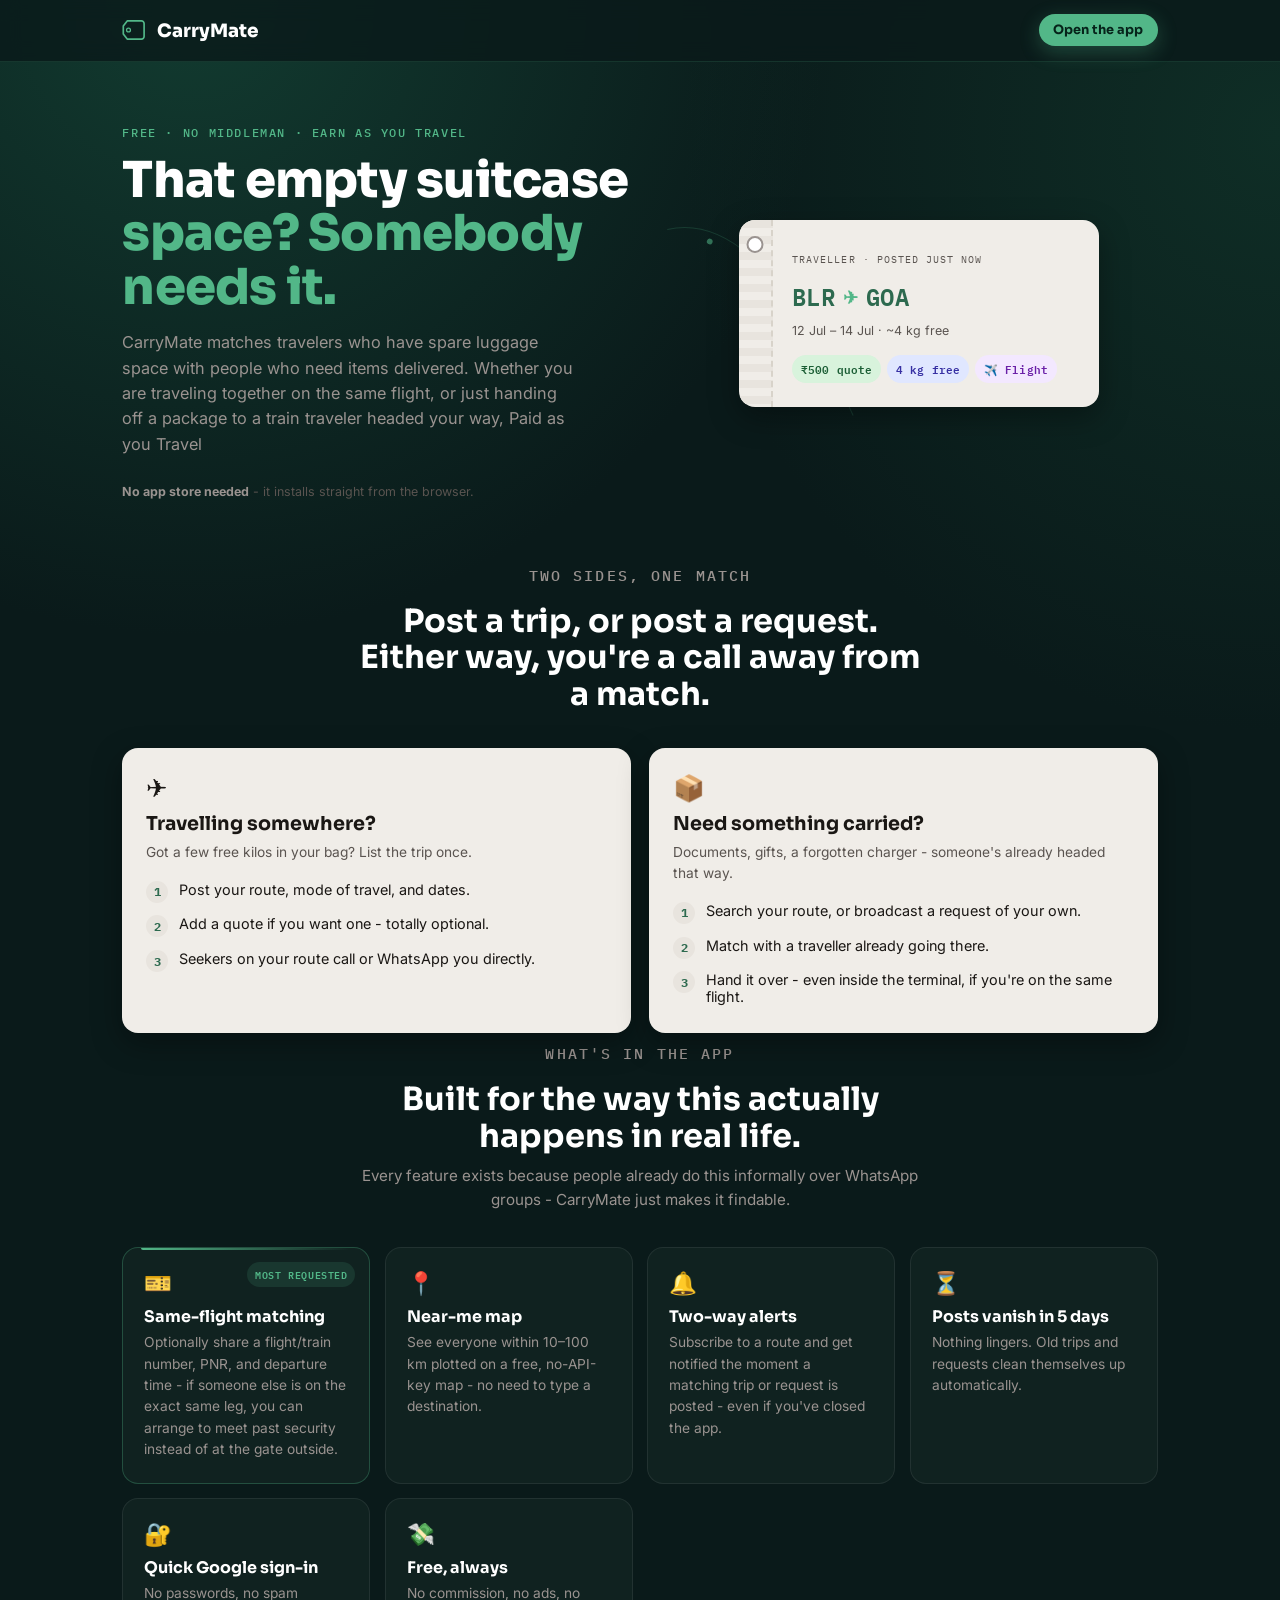
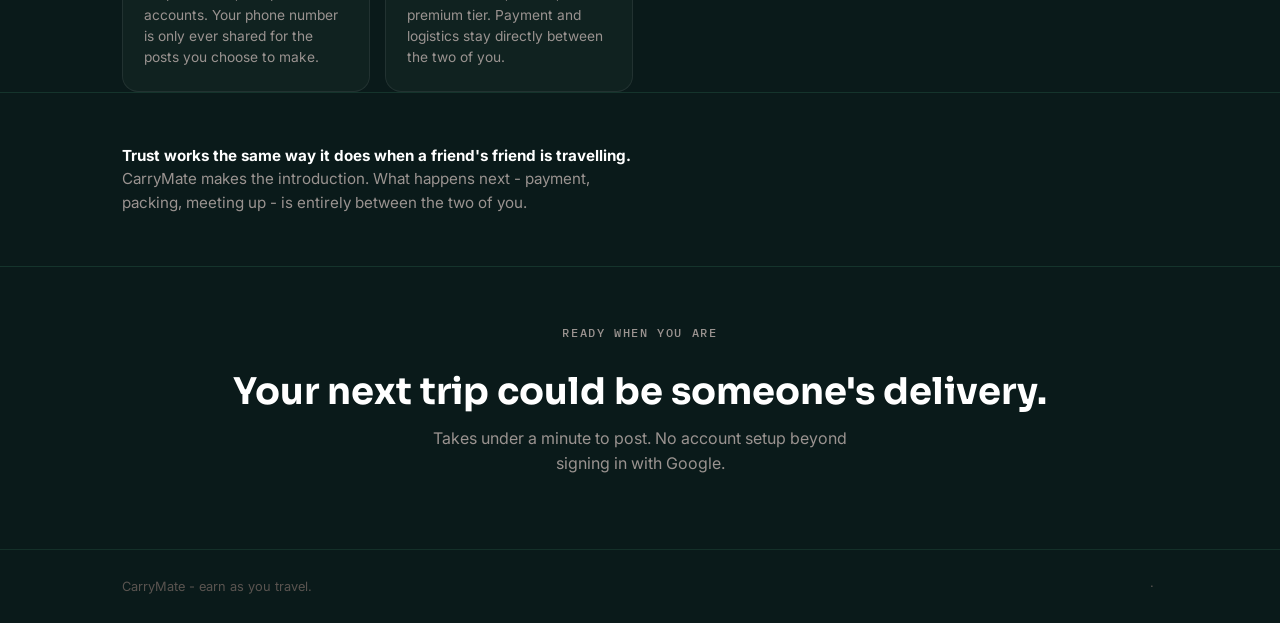
<file: index.html>
<!DOCTYPE html>
<html lang="en">
<head>
<meta charset="UTF-8">
<meta name="viewport" content="width=device-width, initial-scale=1">
<title>CarryMate — Earn as you travel</title>
<meta name="description" content="CarryMate matches travellers with spare luggage space to people who need something carried. Free, direct, no middleman.">
<meta name="theme-color" content="#0a1a1a">
<link rel="preconnect" href="https://fonts.googleapis.com">
<link rel="preconnect" href="https://fonts.gstatic.com" crossorigin>
<link href="https://fonts.googleapis.com/css2?family=Sora:wght@500;600;700;800&family=Inter:wght@400;500;600;700&family=IBM+Plex+Mono:wght@400;500&display=swap" rel="stylesheet">
<link rel="icon" href="data:image/svg+xml,%3Csvg xmlns='http://www.w3.org/2000/svg' viewBox='0 0 40 40'%3E%3Cpath d='M8 6 L30 6 C32 6 34 8 34 10 L34 30 C34 32 32 34 30 34 L8 34 L2 26 L2 14 Z' fill='%230a1a1a' stroke='%2352b788' stroke-width='2.6' stroke-linejoin='round'/%3E%3Ccircle cx='10' cy='20' r='3' fill='none' stroke='%2352b788' stroke-width='2'/%3E%3C/svg%3E">
<link rel="stylesheet" href="style.css">
</head>
<body>

<div class="ambient" aria-hidden="true"><span></span><span></span></div>

<nav class="nav">
  <div class="nav__inner">
    <div class="wordmark">
      <svg viewBox="0 0 40 40" width="26" height="26"><path d="M8 6 L30 6 C32 6 34 8 34 10 L34 30 C34 32 32 34 30 34 L8 34 L2 26 L2 14 Z" fill="none" stroke="currentColor" stroke-width="2.6" stroke-linejoin="round"/><circle cx="10" cy="20" r="3" fill="none" stroke="currentColor" stroke-width="2"/></svg>
      <span id="brandName"></span>
    </div>
    <a class="btn btn--primary btn--sm" id="navCta" data-app-link href="#" target="_blank" rel="noopener"></a>
  </div>
</nav>

<header class="hero">
  <div class="wrap hero__inner">
    <div>
      <p class="eyebrow" id="heroEyebrow"></p>
      <h1 id="heroHeadline"></h1>
      <p class="lede" id="heroLede"></p>
      <p class="hero__note" id="heroNote"></p>
    </div>

    <div class="hero__visual">
      <svg class="flightpath" viewBox="0 0 300 340" preserveAspectRatio="none" aria-hidden="true">
        <path d="M20,40 Q150,10 280,300" />
        <circle class="plane" r="4" cx="20" cy="40">
          <animateMotion dur="6s" repeatCount="indefinite" path="M0,0 Q130,-30 260,260" rotate="auto"/>
        </circle>
      </svg>
      <div class="tag" id="heroTag">
        <div class="tag__hole"></div>
        <div class="tag__body">
          <p class="tag__label">Traveller · posted just now</p>
          <p class="tag__route"><span class="city" id="tagFrom">BLR</span><span class="arrow">✈</span><span class="city" id="tagTo">GOA</span></p>
          <p class="tag__meta" id="tagMeta">12 Jul – 14 Jul · ~4 kg free</p>
          <div class="tag__badges">
            <span class="chip chip--green">₹500 quote</span>
            <span class="chip chip--indigo">4 kg free</span>
            <span class="chip chip--purple">✈️ Flight</span>
          </div>
        </div>
      </div>
    </div>
  </div>
</header>

<section class="wrap">
  <div class="section__head reveal">
    <p class="eyebrow" id="pathsEyebrow"></p>
    <h2 id="pathsHeadline"></h2>
  </div>
  <div class="paths" id="pathsGrid"></div>
</section>

<section class="wrap">
  <div class="section__head reveal">
    <p class="eyebrow" id="featuresEyebrow"></p>
    <h2 id="featuresHeadline"></h2>
    <p id="featuresText"></p>
  </div>
  <div class="features" id="featuresGrid"></div>
</section>

<section class="trust">
  <div class="wrap trust__inner reveal">
    <p id="trustText"></p>
  </div>
</section>

<section class="final wrap">
  <p class="eyebrow" id="finalEyebrow"></p>
  <h2 id="finalHeadline"></h2>
  <p id="finalText"></p>
</section>

<footer>
  <div class="wrap footer__inner">
    <span id="footerText"></span>
    <span>
      <a id="footerAppLink" data-app-link href="#" target="_blank" rel="noopener"></a>
      &nbsp;·&nbsp;
      <a id="footerRepoLink" data-repo-link href="#" target="_blank" rel="noopener"></a>
    </span>
  </div>
</footer>

<script src="config.js"></script>
<script src="app.js"></script>
</body>
</html>
</file>
<file: style.css>
/* ============ Design tokens — matched to the CarryMate app ============ */
:root {
  --bg: #0a1a1a;
  --bg-elevated: #102220;
  --charcoal: #1a1714;
  --muted: #5a5450;
  --taupe: #9a9390;
  --white: #ffffff;
  --offwhite: #f0ede8;
  --linen-light: #e8e4de;
  --linen-dark: #d8d3ca;
  --forest: #2d6a4f;
  --mint: #52b788;

  --chip-green-bg: #d8f3dc;   --chip-green-text: #1b5e35;
  --chip-yellow-bg: #fef3cd;  --chip-yellow-text: #856404;
  --chip-indigo-bg: #e0e7ff;  --chip-indigo-text: #3730a3;
  --chip-purple-bg: #f3e8ff;  --chip-purple-text: #6b21a8;
  --chip-red-bg: #fdecea;     --chip-red-text: #c0392b;
  --chip-bpurple-bg: #ede9fe; --chip-bpurple-text: #6d28d9;

  --font-display: "Sora", system-ui, sans-serif;
  --font-body: "Inter", system-ui, sans-serif;
  --font-mono: "IBM Plex Mono", monospace;

  --radius: 16px;
  --radius-sm: 10px;
  --shadow-card: 0 10px 30px rgba(0, 0, 0, 0.35);
  --max: 1080px;
}

* { box-sizing: border-box; }
html { scroll-behavior: smooth; }

html, body {
  margin: 0; padding: 0;
  background: var(--bg);
  color: var(--offwhite);
  font-family: var(--font-body);
  -webkit-font-smoothing: antialiased;
}
body {
  background-image: radial-gradient(circle at 15% 0%, #123b30 0%, transparent 45%),
                     radial-gradient(circle at 100% 15%, #0f2e26 0%, transparent 40%);
  background-attachment: fixed;
  overflow-x: hidden;
}
h1, h2, h3 { font-family: var(--font-display); margin: 0; }
p { line-height: 1.55; }
a { color: inherit; }
:focus-visible { outline: 3px solid var(--mint); outline-offset: 2px; }
.wrap { max-width: var(--max); margin: 0 auto; padding: 0 1.4rem; }
.eyebrow {
  font-family: var(--font-mono); font-size: 0.72rem; letter-spacing: 0.14em;
  text-transform: uppercase; color: var(--mint); font-weight: 500;
}

/* ============ Ambient background ============ */
.ambient { position: fixed; inset: 0; z-index: -1; overflow: hidden; pointer-events: none; }
.ambient span {
  position: absolute; border-radius: 50%; filter: blur(70px); opacity: 0.32;
  animation: drift 24s ease-in-out infinite;
}
.ambient span:nth-child(1) {
  width: 440px; height: 440px; top: -140px; left: -110px;
  background: radial-gradient(circle, var(--mint), transparent 70%);
}
.ambient span:nth-child(2) {
  width: 400px; height: 400px; bottom: -160px; right: -90px;
  background: radial-gradient(circle, var(--forest), transparent 70%);
  animation-duration: 29s; animation-delay: -8s;
}
@keyframes drift {
  0%, 100% { transform: translate(0, 0) scale(1); }
  50% { transform: translate(36px, -28px) scale(1.08); }
}
@media (max-width: 600px) {
  .ambient span { filter: blur(50px); opacity: 0.22; }
  .ambient span:nth-child(1) { width: 260px; height: 260px; }
  .ambient span:nth-child(2) { width: 240px; height: 240px; }
}

/* ============ Nav ============ */
.nav {
  position: sticky; top: 0; z-index: 50;
  background: rgba(10, 26, 26, 0.82);
  backdrop-filter: blur(10px);
  border-bottom: 1px solid rgba(82, 183, 136, 0.16);
  transition: box-shadow 0.3s ease, background 0.3s ease;
}
.nav--scrolled { background: rgba(10, 26, 26, 0.95); box-shadow: 0 8px 24px rgba(0, 0, 0, 0.3); }
.nav__inner {
  display: flex; align-items: center; justify-content: space-between;
  padding: 0.9rem 1.4rem; max-width: var(--max); margin: 0 auto;
  transition: padding 0.3s ease;
}
.nav--scrolled .nav__inner { padding-top: 0.6rem; padding-bottom: 0.6rem; }
.wordmark { display: flex; align-items: center; gap: 0.55rem; }
.wordmark svg { color: var(--mint); flex-shrink: 0; }
.wordmark span { font-family: var(--font-display); font-weight: 800; font-size: 1.15rem; color: var(--white); }
.btn {
  display: inline-flex; align-items: center; justify-content: center; gap: 0.4rem;
  font-family: var(--font-display); font-weight: 700; font-size: 0.88rem;
  padding: 0.65rem 1.15rem; border-radius: 999px; border: none;
  cursor: pointer; text-decoration: none; transition: transform 0.15s ease, box-shadow 0.15s ease;
  white-space: nowrap; position: relative; overflow: hidden;
}
.btn:hover { box-shadow: 0 4px 14px rgba(0, 0, 0, 0.18); }
.btn__ripple {
  position: absolute; border-radius: 50%; transform: scale(0);
  background: rgba(255, 255, 255, 0.45); pointer-events: none;
  animation: rippleOut 0.6s ease-out forwards;
}
.btn--ghost .btn__ripple { background: rgba(82, 183, 136, 0.35); }
@keyframes rippleOut { to { transform: scale(2.8); opacity: 0; } }
.btn--primary { background: var(--mint); color: #06231a; box-shadow: 0 6px 20px rgba(82, 183, 136, 0.3); }
.btn--ghost { background: transparent; color: var(--offwhite); border: 1.5px solid rgba(240, 237, 232, 0.25); }
.btn--ghost:hover { border-color: var(--mint); color: var(--mint); }
.btn--sm { padding: 0.5rem 0.9rem; font-size: 0.8rem; }
@media (max-width: 380px) { .nav .btn { padding: 0.45rem 0.75rem; font-size: 0.76rem; } }

/* ============ Hero ============ */
.hero { padding: 3.2rem 0 2.5rem; }
.hero__inner { display: grid; gap: 2.4rem; align-items: center; }
@media (min-width: 880px) { .hero__inner { grid-template-columns: 1.05fr 0.95fr; gap: 2rem; } }
.hero h1 {
  font-size: clamp(2.1rem, 5.4vw, 3.1rem);
  font-weight: 800; line-height: 1.08; letter-spacing: -0.015em;
  color: var(--white); margin: 0.6rem 0 1rem;
}
.hero h1 em { font-style: normal; color: var(--mint); }
.hero p.lede { font-size: 1.02rem; color: var(--taupe); max-width: 46ch; margin: 0 0 1.6rem; }
.hero__ctas { display: flex; gap: 0.7rem; flex-wrap: wrap; margin-bottom: 1.1rem; }
.hero__note { font-size: 0.78rem; color: var(--muted); }
.hero__note strong { color: var(--taupe); }

/* ---- Hero visual: giant luggage tag with a live route ticker ---- */
.hero__visual {
  display: flex; justify-content: center; position: relative;
  perspective: 1200px; transform-origin: top center;
  animation: tagSway 7s ease-in-out infinite;
}
@keyframes tagSway {
  0%, 100% { transform: rotate(-1.1deg); }
  50% { transform: rotate(1.1deg); }
}
.tag {
  position: relative; display: flex;
  background: var(--offwhite); color: var(--charcoal);
  border-radius: var(--radius); box-shadow: var(--shadow-card);
  overflow: hidden; width: 100%; max-width: 360px;
  transition: transform 0.3s cubic-bezier(0.2, 0.8, 0.2, 1), box-shadow 0.3s ease;
  transform-style: preserve-3d; will-change: transform;
}
.tag:hover { box-shadow: 0 16px 40px rgba(0, 0, 0, 0.4); }
.tag__hole {
  width: 34px; flex-shrink: 0;
  background: repeating-linear-gradient(to bottom, var(--linen-light) 0 8px, transparent 8px 16px);
  border-right: 2px dashed var(--linen-dark);
  position: relative;
}
.tag__hole::before {
  content: ""; position: absolute; top: 16px; left: 50%; transform: translateX(-50%);
  width: 13px; height: 13px; border-radius: 50%;
  border: 2px solid var(--taupe); background: var(--white);
}
.tag__body { padding: 1.3rem 1.2rem 1.5rem; flex: 1; min-width: 0; }
.tag__label { font-family: var(--font-mono); font-size: 0.65rem; letter-spacing: 0.1em; color: var(--muted); text-transform: uppercase; }
.tag__route {
  font-family: var(--font-mono); font-weight: 600; font-size: 1.5rem;
  color: var(--forest); letter-spacing: 0.01em; margin: 0.35rem 0 0.2rem;
  display: flex; align-items: center; gap: 0.5rem; min-height: 2.1rem;
}
.tag__route .arrow { color: var(--mint); font-size: 1.1rem; }
.tag__route span.city { transition: opacity 0.25s ease; }
.tag__meta { font-size: 0.78rem; color: var(--muted); margin-top: 0.4rem; }
.tag__body { transition: opacity 0.28s ease, transform 0.28s ease; }
.tag__body.is-updating { opacity: 0; transform: translateY(6px); }
.tag__badges { display: flex; gap: 0.4rem; margin-top: 0.9rem; flex-wrap: wrap; }
.chip {
  font-family: var(--font-mono); font-size: 0.68rem; font-weight: 600;
  padding: 0.28rem 0.55rem; border-radius: 999px; letter-spacing: 0.01em;
}
.chip--green { background: var(--chip-green-bg); color: var(--chip-green-text); }
.chip--indigo { background: var(--chip-indigo-bg); color: var(--chip-indigo-text); }
.chip--purple { background: var(--chip-purple-bg); color: var(--chip-purple-text); }

/* dashed flight-path behind the tag */
.flightpath { position: absolute; inset: -10% -6% auto -6%; height: 130%; z-index: -1; opacity: 0.55; pointer-events: none; }
.flightpath path { stroke: var(--mint); stroke-width: 1.4; fill: none; opacity: 0.35; transition: stroke-dashoffset 1.6s cubic-bezier(0.4, 0, 0.2, 1); }
.flightpath circle.plane { fill: var(--mint); }

/* ============ Section shells ============ */
section { padding: 3.2rem 0; }
.section__head { max-width: 56ch; margin: 0 auto 2.2rem; text-align: center; }
.section__head h2 { font-size: clamp(1.5rem, 3.4vw, 2rem); color: var(--white); margin-top: 0.5rem; line-height: 1.15; }
.section__head p { color: var(--taupe); margin-top: 0.6rem; font-size: 0.95rem; }
.reveal { opacity: 0; transform: translateY(16px); transition: opacity 0.5s ease, transform 0.5s ease; }
.reveal.is-visible { opacity: 1; transform: none; }
@media (max-width: 600px) {
  section { padding: 2.4rem 0; }
}

/* ============ How it works: two paths ============ */
.paths { display: grid; gap: 1.1rem; perspective: 1000px; }
@media (min-width: 760px) { .paths { grid-template-columns: 1fr 1fr; } }
.path-card {
  background: var(--offwhite); color: var(--charcoal);
  border-radius: var(--radius); box-shadow: var(--shadow-card);
  padding: 1.5rem 1.5rem 1.7rem; display: flex; flex-direction: column;
  transition: opacity 0.5s ease, transform 0.3s ease, box-shadow 0.25s ease;
  will-change: transform;
}
.path-card:hover { box-shadow: 0 18px 40px rgba(0, 0, 0, 0.4); }
.path-card__icon { font-size: 1.6rem; margin-bottom: 0.5rem; }
.path-card h3 { font-size: 1.2rem; color: var(--charcoal); }
.path-card p.sub { color: var(--muted); font-size: 0.86rem; margin: 0.35rem 0 1.1rem; }
.path-card ol { list-style: none; margin: 0; padding: 0; display: flex; flex-direction: column; gap: 0.8rem; }
.path-card li { display: flex; gap: 0.7rem; align-items: flex-start; font-size: 0.9rem; }
.path-card li .n {
  font-family: var(--font-mono); font-size: 0.72rem; font-weight: 700;
  color: var(--forest); background: var(--linen-light); border-radius: 50%;
  width: 22px; height: 22px; flex-shrink: 0; display: flex; align-items: center; justify-content: center;
}
.path-card .cta { margin-top: 1.3rem; align-self: flex-start; }

/* ============ Feature grid ============ */
.features { display: grid; gap: 0.9rem; grid-template-columns: repeat(auto-fit, minmax(240px, 1fr)); perspective: 1000px; }
.feature {
  background: var(--bg-elevated); border: 1px solid rgba(240, 237, 232, 0.08);
  border-radius: var(--radius); padding: 1.3rem 1.3rem 1.4rem;
  position: relative; overflow: hidden;
  transition: opacity 0.5s ease, transform 0.3s ease, border-color 0.25s ease;
  will-change: transform;
}
.feature::before {
  content: ""; position: absolute; inset: 0; opacity: 0; pointer-events: none;
  transition: opacity 0.3s ease;
  background: radial-gradient(180px circle at var(--mx, 50%) var(--my, 50%), rgba(82, 183, 136, 0.18), transparent 70%);
}
.feature:hover::before { opacity: 1; }
.feature:hover { border-color: rgba(82, 183, 136, 0.35); }
.feature__icon { font-size: 1.4rem; transition: transform 0.3s ease; }
.feature:hover .feature__icon { transform: scale(1.15) rotate(-4deg); }
.feature h3 { font-size: 1rem; color: var(--white); margin: 0.55rem 0 0.35rem; }
.feature p { font-size: 0.86rem; color: var(--taupe); margin: 0; }
.feature--highlight { border-color: rgba(82, 183, 136, 0.3); }
.feature--highlight::after {
  content: ""; position: absolute; top: 0; left: 1.1rem; right: 1.1rem; height: 2px;
  background: linear-gradient(90deg, var(--mint), transparent);
  border-radius: 0 0 2px 2px;
}
.feature__badge {
  position: absolute; top: 0.85rem; right: 0.85rem;
  font-family: var(--font-mono); font-size: 0.6rem; font-weight: 600;
  letter-spacing: 0.06em; text-transform: uppercase; color: var(--mint);
  background: rgba(82, 183, 136, 0.14); padding: 0.24rem 0.5rem; border-radius: 999px;
}

/* ============ Trust strip ============ */
.trust {
  border-top: 1px solid rgba(82, 183, 136, 0.16);
  border-bottom: 1px solid rgba(82, 183, 136, 0.16);
}
.trust__inner { display: flex; flex-direction: column; gap: 1.4rem; align-items: flex-start; }
@media (min-width: 760px) { .trust__inner { flex-direction: row; align-items: center; justify-content: space-between; } }
.trust p { color: var(--taupe); font-size: 0.95rem; max-width: 52ch; margin: 0; }
.trust strong { color: var(--white); }

/* ============ Final CTA ============ */
.final { text-align: center; padding: 3.6rem 0 3rem; }
.final h2 { font-size: clamp(1.6rem, 4vw, 2.3rem); color: var(--white); margin-bottom: 0.7rem; }
.final p { color: var(--taupe); max-width: 42ch; margin: 0 auto 1.6rem; }
.final .hero__ctas { justify-content: center; }

/* ============ Footer ============ */
footer { border-top: 1px solid rgba(82, 183, 136, 0.14); padding: 1.8rem 0; }
.footer__inner { display: flex; flex-wrap: wrap; gap: 0.8rem; align-items: center; justify-content: space-between; font-size: 0.8rem; color: var(--muted); }
.footer__inner a { color: var(--taupe); text-decoration: none; }
.footer__inner a:hover { color: var(--mint); }

@media (prefers-reduced-motion: reduce) {
  html { scroll-behavior: auto; }
  .reveal { opacity: 1; transform: none; transition: none; }
  .flightpath circle.plane { animation: none !important; }
  .flightpath path { transition: none; stroke-dashoffset: 0 !important; }
  .hero__visual { animation: none; }
  .ambient span { animation: none; }
  .tag, .path-card, .feature, .btn { transition: none !important; transform: none !important; }
}
</file>
